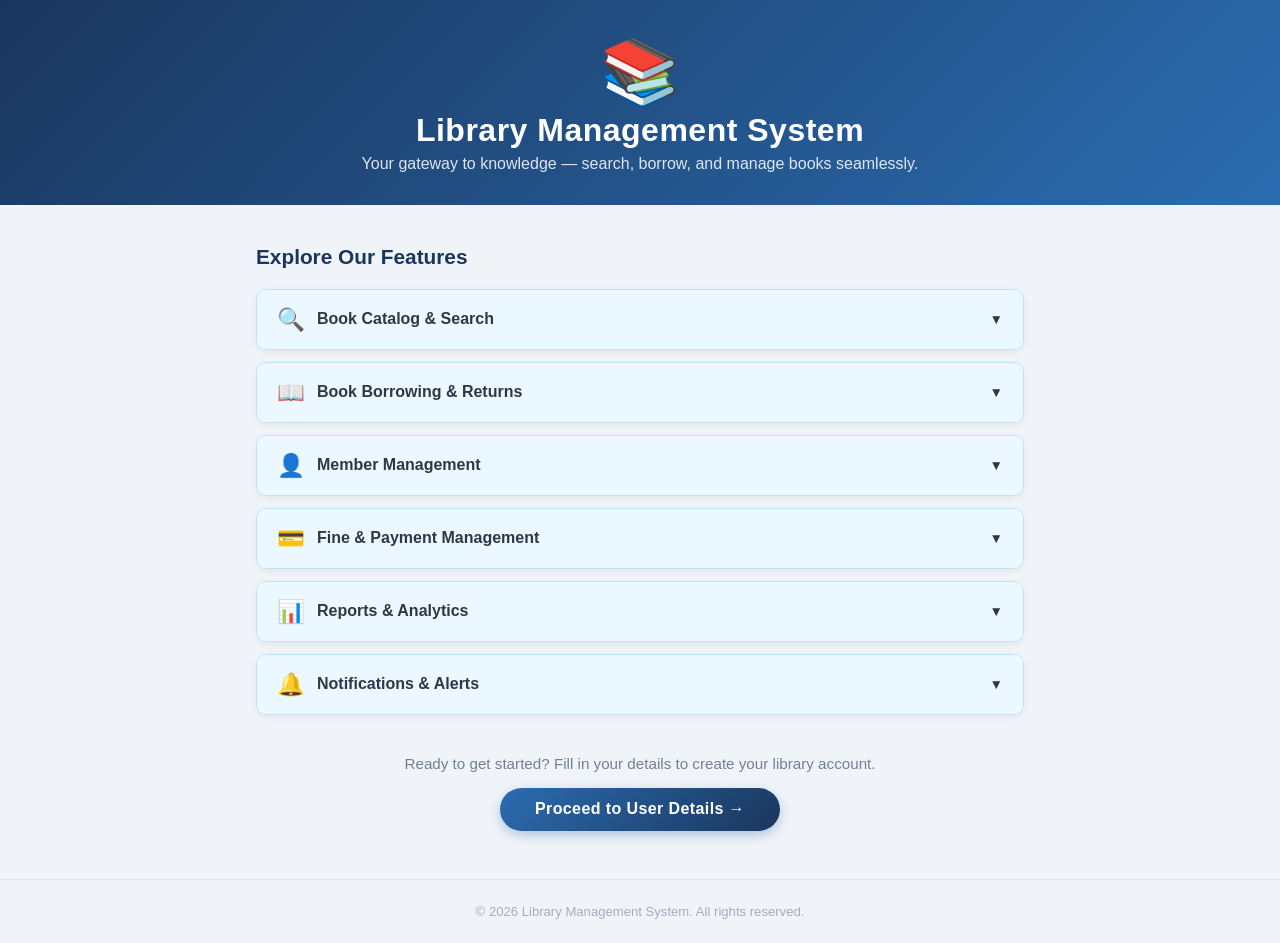
<file: docs/Index.html>
<!DOCTYPE html>
<html lang="en">
<head>
  <meta charset="UTF-8" />
  <meta name="viewport" content="width=device-width, initial-scale=1.0" />
  <title>Library Management System</title>
  <link rel="stylesheet" href="css/shared.css" />
  <link rel="stylesheet" href="css/index.css" />
</head>
<body>

  <!-- ════ Header ════ -->
  <header>
    <span class="header-icon" role="img" aria-label="Library">📚</span>
    <h1>Library Management System</h1>
    <p>Your gateway to knowledge — search, borrow, and manage books seamlessly.</p>
  </header>

  <!-- ════ Features ════ -->
  <main>
    <h2>Explore Our Features</h2>

    <div class="accordion" role="list">

      <!-- 1 -->
      <details>
        <summary>
          <span class="feature-icon" role="img" aria-label="Book Catalog">🔍</span>
          Book Catalog &amp; Search
          <span class="chevron">▼</span>
        </summary>
        <div class="detail-body">
          Browse our extensive collection of books across all genres and subjects.
          <ul>
            <li>Full-text search by title, author, ISBN, or keyword</li>
            <li>Filter by genre, language, publish year, or availability</li>
            <li>View detailed book summaries, covers, and ratings</li>
          </ul>
        </div>
      </details>

      <!-- 2 -->
      <details>
        <summary>
          <span class="feature-icon" role="img" aria-label="Borrow & Return">📖</span>
          Book Borrowing &amp; Returns
          <span class="chevron">▼</span>
        </summary>
        <div class="detail-body">
          A streamlined process to borrow and return books with real-time availability tracking.
          <ul>
            <li>Reserve books in advance from any device</li>
            <li>Track your active loans and due dates at a glance</li>
            <li>Automated reminders for upcoming due dates</li>
            <li>Easy one-click renewal when no hold exists</li>
          </ul>
        </div>
      </details>

      <!-- 3 -->
      <details>
        <summary>
          <span class="feature-icon" role="img" aria-label="Member Management">👤</span>
          Member Management
          <span class="chevron">▼</span>
        </summary>
        <div class="detail-body">
          Manage library memberships, roles, and permissions effortlessly.
          <ul>
            <li>Self-service registration and profile editing</li>
            <li>Role-based access: member, librarian, admin</li>
            <li>View full borrowing history and activity log</li>
          </ul>
        </div>
      </details>

      <!-- 4 -->
      <details>
        <summary>
          <span class="feature-icon" role="img" aria-label="Fine Management">💳</span>
          Fine &amp; Payment Management
          <span class="chevron">▼</span>
        </summary>
        <div class="detail-body">
          Transparent and automated fine calculation for overdue books.
          <ul>
            <li>Auto-calculated fines based on overdue days</li>
            <li>Online payment integration for convenience</li>
            <li>Fine waiver requests with librarian approval workflow</li>
          </ul>
        </div>
      </details>

      <!-- 5 -->
      <details>
        <summary>
          <span class="feature-icon" role="img" aria-label="Reports & Analytics">📊</span>
          Reports &amp; Analytics
          <span class="chevron">▼</span>
        </summary>
        <div class="detail-body">
          Data-driven insights to help librarians make informed decisions.
          <ul>
            <li>Most-borrowed books and trending genres</li>
            <li>Member activity and engagement metrics</li>
            <li>Inventory status and acquisition recommendations</li>
            <li>Exportable reports in PDF and CSV formats</li>
          </ul>
        </div>
      </details>

      <!-- 6 -->
      <details>
        <summary>
          <span class="feature-icon" role="img" aria-label="Notifications">🔔</span>
          Notifications &amp; Alerts
          <span class="chevron">▼</span>
        </summary>
        <div class="detail-body">
          Stay informed with timely notifications delivered to your preferred channel.
          <ul>
            <li>Email and in-app alerts for due dates and reservations</li>
            <li>New arrival notifications matching your interests</li>
            <li>Admin broadcasts and library announcements</li>
          </ul>
        </div>
      </details>

    </div>

    <!-- ════ CTA ════ -->
    <div class="cta-section">
      <p>Ready to get started? Fill in your details to create your library account.</p>
      <a href="UserDetails.html" class="cta-btn">Proceed to User Details →</a>
    </div>
  </main>

  <footer>© 2026 Library Management System. All rights reserved.</footer>

</body>
</html>
</file>
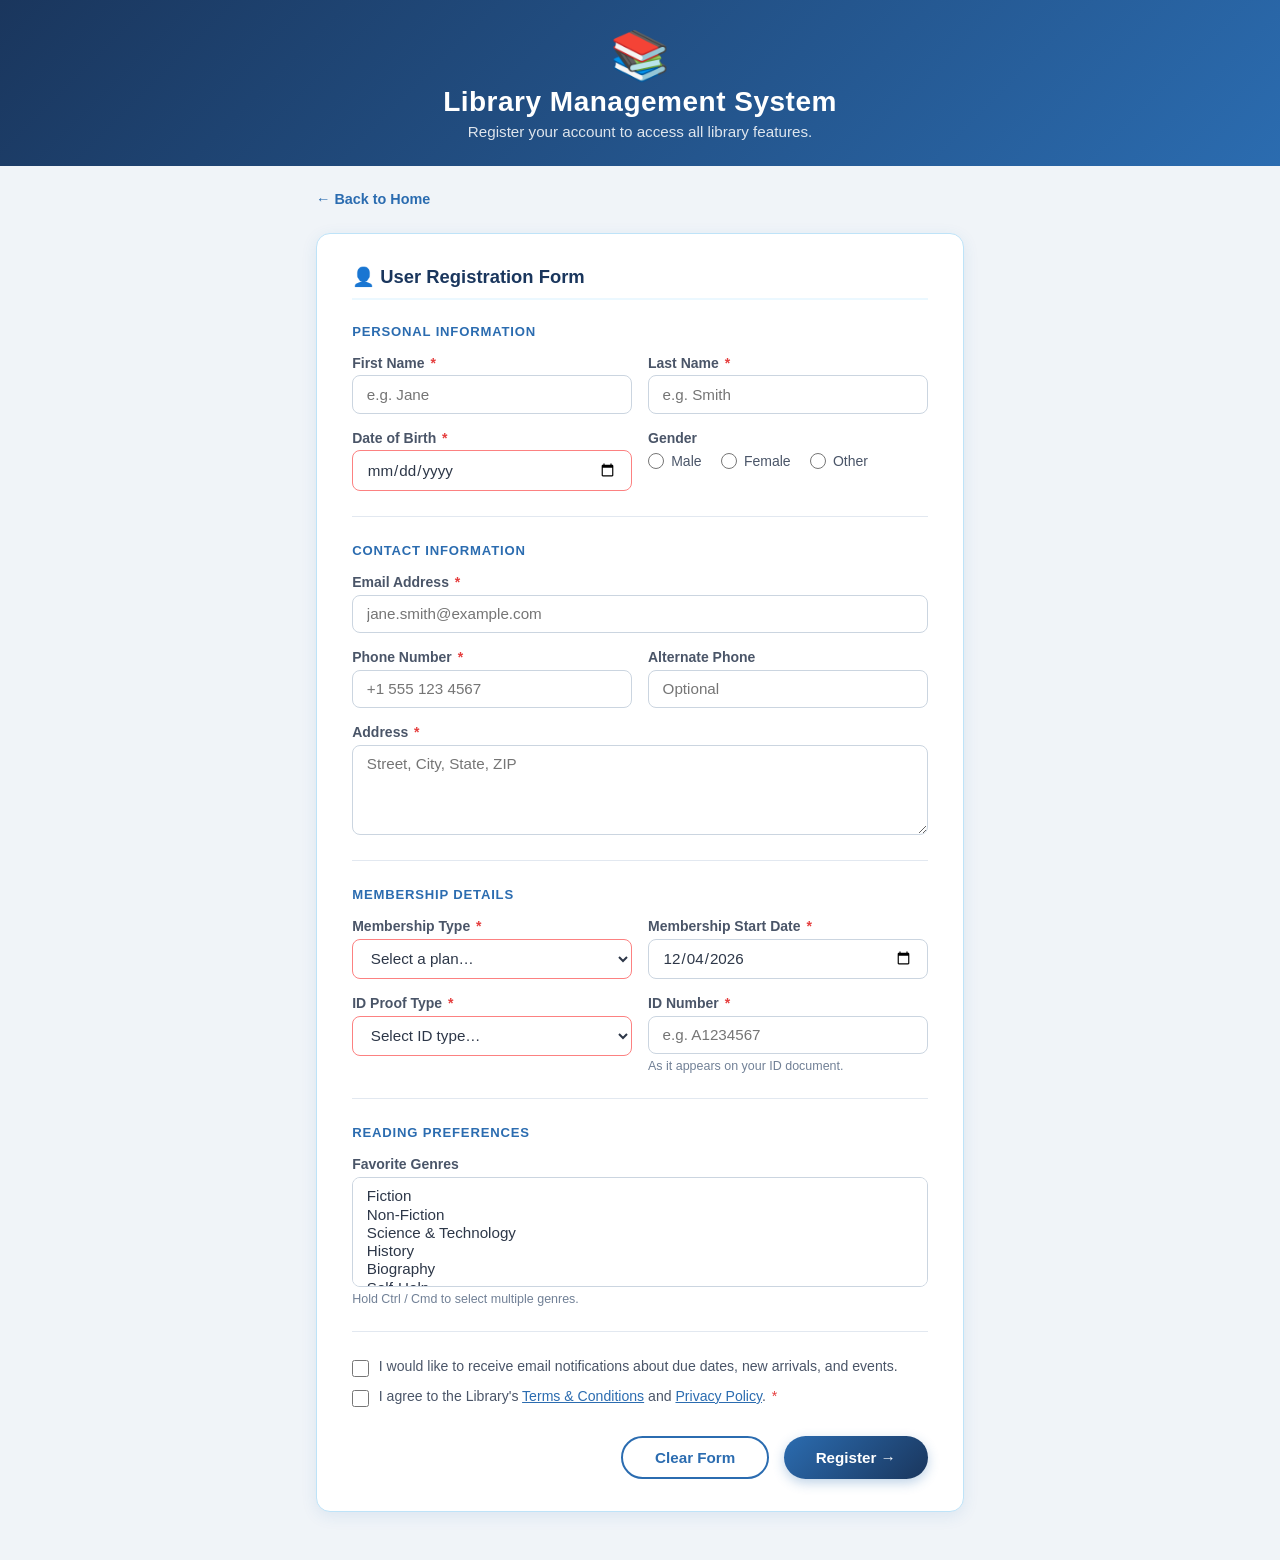
<file: docs/UserDetails.html>
<!DOCTYPE html>
<html lang="en">
<head>
  <meta charset="UTF-8" />
  <meta name="viewport" content="width=device-width, initial-scale=1.0" />
  <title>User Details – Library Management System</title>
  <link rel="stylesheet" href="css/shared.css" />
  <link rel="stylesheet" href="css/user-details.css" />
</head>
<body>

  <!-- ════ Header ════ -->
  <header>
    <span class="header-icon" role="img" aria-label="Library">📚</span>
    <h1>Library Management System</h1>
    <p>Register your account to access all library features.</p>
  </header>

  <!-- ════ Main ════ -->
  <main>
    <a href="Index.html" class="back-link">← Back to Home</a>

    <div class="form-card">
      <h2>👤 User Registration Form</h2>

      <form id="userForm" novalidate>

        <!-- ── Personal Information ── -->
        <fieldset>
          <legend>Personal Information</legend>

          <div class="row">
            <div class="form-group">
              <label for="firstName">First Name <span class="required">*</span></label>
              <input type="text" id="firstName" name="firstName" placeholder="e.g. Jane"
                     required minlength="2" autocomplete="given-name" />
            </div>
            <div class="form-group">
              <label for="lastName">Last Name <span class="required">*</span></label>
              <input type="text" id="lastName" name="lastName" placeholder="e.g. Smith"
                     required minlength="2" autocomplete="family-name" />
            </div>
          </div>

          <div class="row" style="margin-top:1rem;">
            <div class="form-group">
              <label for="dob">Date of Birth <span class="required">*</span></label>
              <input type="date" id="dob" name="dob" required autocomplete="bday" />
            </div>
            <div class="form-group">
              <label>Gender</label>
              <div class="radio-group" role="radiogroup" aria-label="Gender">
                <label><input type="radio" name="gender" value="male" /> Male</label>
                <label><input type="radio" name="gender" value="female" /> Female</label>
                <label><input type="radio" name="gender" value="other" /> Other</label>
              </div>
            </div>
          </div>
        </fieldset>

        <hr class="divider" />

        <!-- ── Contact Information ── -->
        <fieldset>
          <legend>Contact Information</legend>

          <div class="row single">
            <div class="form-group">
              <label for="email">Email Address <span class="required">*</span></label>
              <input type="email" id="email" name="email" placeholder="jane.smith@example.com"
                     required autocomplete="email" />
            </div>
          </div>

          <div class="row" style="margin-top:1rem;">
            <div class="form-group">
              <label for="phone">Phone Number <span class="required">*</span></label>
              <input type="tel" id="phone" name="phone" placeholder="+1 555 123 4567"
                     required autocomplete="tel" />
            </div>
            <div class="form-group">
              <label for="altPhone">Alternate Phone</label>
              <input type="tel" id="altPhone" name="altPhone" placeholder="Optional"
                     autocomplete="tel" />
            </div>
          </div>

          <div class="row single" style="margin-top:1rem;">
            <div class="form-group">
              <label for="address">Address <span class="required">*</span></label>
              <textarea id="address" name="address" placeholder="Street, City, State, ZIP"
                        required autocomplete="street-address"></textarea>
            </div>
          </div>
        </fieldset>

        <hr class="divider" />

        <!-- ── Membership Details ── -->
        <fieldset>
          <legend>Membership Details</legend>

          <div class="row">
            <div class="form-group">
              <label for="membershipType">Membership Type <span class="required">*</span></label>
              <select id="membershipType" name="membershipType" required>
                <option value="" disabled selected>Select a plan…</option>
                <option value="basic">Basic – Free (2 books/month)</option>
                <option value="standard">Standard – $5/month (5 books)</option>
                <option value="premium">Premium – $10/month (Unlimited)</option>
                <option value="student">Student – $3/month (3 books)</option>
              </select>
            </div>
            <div class="form-group">
              <label for="startDate">Membership Start Date <span class="required">*</span></label>
              <input type="date" id="startDate" name="startDate" required />
            </div>
          </div>

          <div class="row" style="margin-top:1rem;">
            <div class="form-group">
              <label for="idProof">ID Proof Type <span class="required">*</span></label>
              <select id="idProof" name="idProof" required>
                <option value="" disabled selected>Select ID type…</option>
                <option value="passport">Passport</option>
                <option value="drivers_license">Driver's License</option>
                <option value="national_id">National ID</option>
                <option value="student_id">Student ID</option>
              </select>
            </div>
            <div class="form-group">
              <label for="idNumber">ID Number <span class="required">*</span></label>
              <input type="text" id="idNumber" name="idNumber" placeholder="e.g. A1234567" required />
              <span class="helper">As it appears on your ID document.</span>
            </div>
          </div>
        </fieldset>

        <hr class="divider" />

        <!-- ── Preferences ── -->
        <fieldset>
          <legend>Reading Preferences</legend>

          <div class="row single">
            <div class="form-group">
              <label for="favoriteGenres">Favorite Genres</label>
              <select id="favoriteGenres" name="favoriteGenres" multiple
                      style="min-height:110px; border-radius:8px;">
                <option value="fiction">Fiction</option>
                <option value="nonfiction">Non-Fiction</option>
                <option value="science">Science &amp; Technology</option>
                <option value="history">History</option>
                <option value="biography">Biography</option>
                <option value="selfhelp">Self-Help</option>
                <option value="mystery">Mystery &amp; Thriller</option>
                <option value="fantasy">Fantasy &amp; Sci-Fi</option>
                <option value="children">Children's Books</option>
              </select>
              <span class="helper">Hold Ctrl / Cmd to select multiple genres.</span>
            </div>
          </div>
        </fieldset>

        <hr class="divider" />

        <!-- ── Consent ── -->
        <div class="checkbox-group">
          <input type="checkbox" id="notifications" name="notifications" />
          <label for="notifications">
            I would like to receive email notifications about due dates, new arrivals, and events.
          </label>
        </div>

        <div class="checkbox-group" style="margin-top:0.7rem;">
          <input type="checkbox" id="terms" name="terms" required />
          <label for="terms">
            I agree to the Library's <a href="#" style="color:#2b6cb0;">Terms &amp; Conditions</a>
            and <a href="#" style="color:#2b6cb0;">Privacy Policy</a>. <span class="required">*</span>
          </label>
        </div>

        <!-- ── Actions ── -->
        <div class="form-actions">
          <button type="reset" class="btn btn-outline">Clear Form</button>
          <button type="submit" class="btn btn-primary">Register →</button>
        </div>
      </form>

      <!-- Success message -->
      <div id="success-banner" role="alert" aria-live="polite">
        ✅ Registration successful! Welcome to the Library Management System.
      </div>
    </div>
  </main>

  <script>
    // Set default start date to today
    const startDateInput = document.getElementById('startDate');
    const today = new Date().toISOString().split('T')[0];
    startDateInput.value = today;
    startDateInput.min = today;

    // Prevent future date of birth
    const dobInput = document.getElementById('dob');
    dobInput.max = today;

    // Form submission
    document.getElementById('userForm').addEventListener('submit', function (e) {
      e.preventDefault();

      const terms = document.getElementById('terms');
      if (!terms.checked) {
        terms.focus();
        alert('Please accept the Terms & Conditions to proceed.');
        return;
      }

      if (!this.checkValidity()) {
        this.reportValidity();
        return;
      }

      // Show success banner and hide form
      this.style.display = 'none';
      const banner = document.getElementById('success-banner');
      banner.style.display = 'block';
      banner.scrollIntoView({ behavior: 'smooth' });
    });
  </script>

</body>
</html>
</file>
<file: docs/css/shared.css>
/* ── Reset ── */
*, *::before, *::after { box-sizing: border-box; margin: 0; padding: 0; }

/* ── Base ── */
body {
  font-family: 'Segoe UI', Tahoma, Geneva, Verdana, sans-serif;
  background: #f0f4f8;
  color: #2d3748;
  min-height: 100vh;
}

/* ── Header ── */
header {
  background: linear-gradient(135deg, #1a365d 0%, #2b6cb0 100%);
  color: #fff;
  text-align: center;
}

.header-icon {
  display: block;
  line-height: 1;
}

header h1 {
  font-weight: 700;
  letter-spacing: 0.5px;
}

header p {
  opacity: 0.85;
}
</file>
<file: docs/css/index.css>
/* ── Header (page-specific sizing) ── */
header {
  padding: 2.5rem 1rem 2rem;
}

.header-icon {
  font-size: 4rem;
  margin-bottom: 0.5rem;
}

header h1 {
  font-size: 2rem;
}

header p {
  margin-top: 0.4rem;
  font-size: 1rem;
}

/* ── Main content ── */
main {
  max-width: 800px;
  margin: 2.5rem auto;
  padding: 0 1rem;
}

h2 {
  font-size: 1.3rem;
  font-weight: 600;
  margin-bottom: 1.2rem;
  color: #1a365d;
}

/* ── Accordion ── */
.accordion {
  display: flex;
  flex-direction: column;
  gap: 0.75rem;
}

details {
  background: #fff;
  border: 1px solid #bee3f8;
  border-radius: 10px;
  overflow: hidden;
  box-shadow: 0 2px 6px rgba(0,0,0,0.06);
  transition: box-shadow 0.2s;
}

details[open] {
  box-shadow: 0 4px 14px rgba(43, 108, 176, 0.18);
}

summary {
  display: flex;
  align-items: center;
  gap: 0.75rem;
  padding: 1rem 1.25rem;
  cursor: pointer;
  font-weight: 600;
  font-size: 1rem;
  list-style: none;
  user-select: none;
  background: #ebf8ff;
  transition: background 0.2s;
}

summary::-webkit-details-marker { display: none; }

details[open] summary {
  background: #bee3f8;
}

summary:hover {
  background: #bee3f8;
}

.feature-icon {
  font-size: 1.4rem;
  flex-shrink: 0;
}

.chevron {
  margin-left: auto;
  font-size: 0.85rem;
  transition: transform 0.25s;
}

details[open] .chevron {
  transform: rotate(180deg);
}

.detail-body {
  padding: 1rem 1.25rem 1.25rem 3.4rem;
  font-size: 0.95rem;
  line-height: 1.65;
  color: #4a5568;
}

.detail-body ul {
  padding-left: 1.2rem;
  margin-top: 0.5rem;
}

.detail-body ul li {
  margin-bottom: 0.35rem;
}

/* ── CTA ── */
.cta-section {
  margin-top: 2.5rem;
  text-align: center;
}

.cta-section p {
  font-size: 0.95rem;
  color: #718096;
  margin-bottom: 1rem;
}

.cta-btn {
  display: inline-block;
  background: linear-gradient(135deg, #2b6cb0, #1a365d);
  color: #fff;
  text-decoration: none;
  font-size: 1rem;
  font-weight: 600;
  padding: 0.8rem 2.2rem;
  border-radius: 50px;
  letter-spacing: 0.4px;
  box-shadow: 0 4px 12px rgba(43,108,176,0.35);
  transition: transform 0.15s, box-shadow 0.15s;
}

.cta-btn:hover {
  transform: translateY(-2px);
  box-shadow: 0 6px 18px rgba(43,108,176,0.45);
}

.cta-btn:active {
  transform: translateY(0);
}

/* ── Footer ── */
footer {
  text-align: center;
  padding: 1.5rem 1rem;
  font-size: 0.82rem;
  color: #a0aec0;
  margin-top: 3rem;
  border-top: 1px solid #e2e8f0;
}
</file>
<file: docs/css/user-details.css>
/* ── Header (page-specific sizing) ── */
header {
  padding: 2rem 1rem 1.6rem;
}

.header-icon {
  font-size: 3rem;
  margin-bottom: 0.4rem;
}

header h1 {
  font-size: 1.75rem;
}

header p {
  margin-top: 0.3rem;
  font-size: 0.95rem;
}

/* ── Back link ── */
.back-link {
  display: inline-flex;
  align-items: center;
  gap: 0.4rem;
  color: #2b6cb0;
  text-decoration: none;
  font-size: 0.9rem;
  font-weight: 600;
  margin: 1.6rem 0 0.4rem;
  transition: color 0.15s;
}

.back-link:hover { color: #1a365d; }

/* ── Main ── */
main {
  max-width: 680px;
  margin: 0 auto;
  padding: 0 1rem 3rem;
}

/* ── Card ── */
.form-card {
  background: #fff;
  border: 1px solid #bee3f8;
  border-radius: 14px;
  padding: 2rem 2.2rem;
  box-shadow: 0 4px 16px rgba(43, 108, 176, 0.1);
  margin-top: 1.2rem;
}

.form-card h2 {
  font-size: 1.15rem;
  font-weight: 700;
  color: #1a365d;
  margin-bottom: 1.5rem;
  padding-bottom: 0.6rem;
  border-bottom: 2px solid #ebf8ff;
}

/* ── Fieldset sections ── */
fieldset {
  border: none;
  margin-bottom: 1.6rem;
}

legend {
  font-size: 0.82rem;
  font-weight: 700;
  text-transform: uppercase;
  letter-spacing: 0.8px;
  color: #2b6cb0;
  margin-bottom: 1rem;
}

/* ── Grid row ── */
.row {
  display: grid;
  grid-template-columns: 1fr 1fr;
  gap: 1rem;
}

.row.single { grid-template-columns: 1fr; }

/* ── Form group ── */
.form-group {
  display: flex;
  flex-direction: column;
  gap: 0.3rem;
}

label {
  font-size: 0.875rem;
  font-weight: 600;
  color: #4a5568;
}

label .required {
  color: #e53e3e;
  margin-left: 2px;
}

input[type="text"],
input[type="email"],
input[type="tel"],
input[type="date"],
input[type="number"],
select,
textarea {
  width: 100%;
  padding: 0.6rem 0.85rem;
  border: 1.5px solid #cbd5e0;
  border-radius: 8px;
  font-size: 0.95rem;
  font-family: inherit;
  color: #2d3748;
  background: #fff;
  transition: border-color 0.2s, box-shadow 0.2s;
  outline: none;
}

input:focus,
select:focus,
textarea:focus {
  border-color: #2b6cb0;
  box-shadow: 0 0 0 3px rgba(43, 108, 176, 0.15);
}

input:invalid:not(:placeholder-shown),
select:invalid:not([value=""]) {
  border-color: #fc8181;
}

textarea {
  resize: vertical;
  min-height: 90px;
}

/* ── Helper text ── */
.helper {
  font-size: 0.78rem;
  color: #718096;
}

/* ── Radio group ── */
.radio-group {
  display: flex;
  gap: 1.2rem;
  flex-wrap: wrap;
  margin-top: 0.15rem;
}

.radio-group label {
  display: flex;
  align-items: center;
  gap: 0.45rem;
  font-weight: 500;
  cursor: pointer;
}

.radio-group input[type="radio"] {
  width: 16px;
  height: 16px;
  accent-color: #2b6cb0;
  cursor: pointer;
}

/* ── Divider ── */
.divider {
  border: none;
  border-top: 1px solid #e2e8f0;
  margin: 1.6rem 0;
}

/* ── Checkbox ── */
.checkbox-group {
  display: flex;
  align-items: flex-start;
  gap: 0.6rem;
  margin-top: 0.25rem;
}

.checkbox-group input[type="checkbox"] {
  width: 17px;
  height: 17px;
  margin-top: 2px;
  accent-color: #2b6cb0;
  cursor: pointer;
  flex-shrink: 0;
}

.checkbox-group label {
  font-size: 0.88rem;
  font-weight: 500;
  color: #4a5568;
  cursor: pointer;
}

/* ── Form actions ── */
.form-actions {
  display: flex;
  justify-content: flex-end;
  gap: 0.9rem;
  margin-top: 1.8rem;
  flex-wrap: wrap;
}

.btn {
  display: inline-flex;
  align-items: center;
  justify-content: center;
  gap: 0.4rem;
  padding: 0.7rem 2rem;
  border-radius: 50px;
  font-size: 0.95rem;
  font-weight: 600;
  cursor: pointer;
  border: none;
  transition: transform 0.15s, box-shadow 0.15s;
  text-decoration: none;
}

.btn-outline {
  background: transparent;
  border: 2px solid #2b6cb0;
  color: #2b6cb0;
}

.btn-outline:hover {
  background: #ebf8ff;
}

.btn-primary {
  background: linear-gradient(135deg, #2b6cb0, #1a365d);
  color: #fff;
  box-shadow: 0 4px 12px rgba(43,108,176,0.3);
}

.btn-primary:hover {
  transform: translateY(-2px);
  box-shadow: 0 6px 16px rgba(43,108,176,0.4);
}

.btn-primary:active { transform: translateY(0); }

/* ── Success banner ── */
#success-banner {
  display: none;
  background: #c6f6d5;
  border: 1px solid #68d391;
  border-radius: 10px;
  padding: 1rem 1.4rem;
  color: #276749;
  font-weight: 600;
  margin-top: 1.4rem;
  text-align: center;
}

/* ── Responsive ── */
@media (max-width: 520px) {
  .row { grid-template-columns: 1fr; }
  .form-card { padding: 1.4rem 1.2rem; }
  .form-actions { justify-content: stretch; }
  .btn { width: 100%; }
}
</file>
